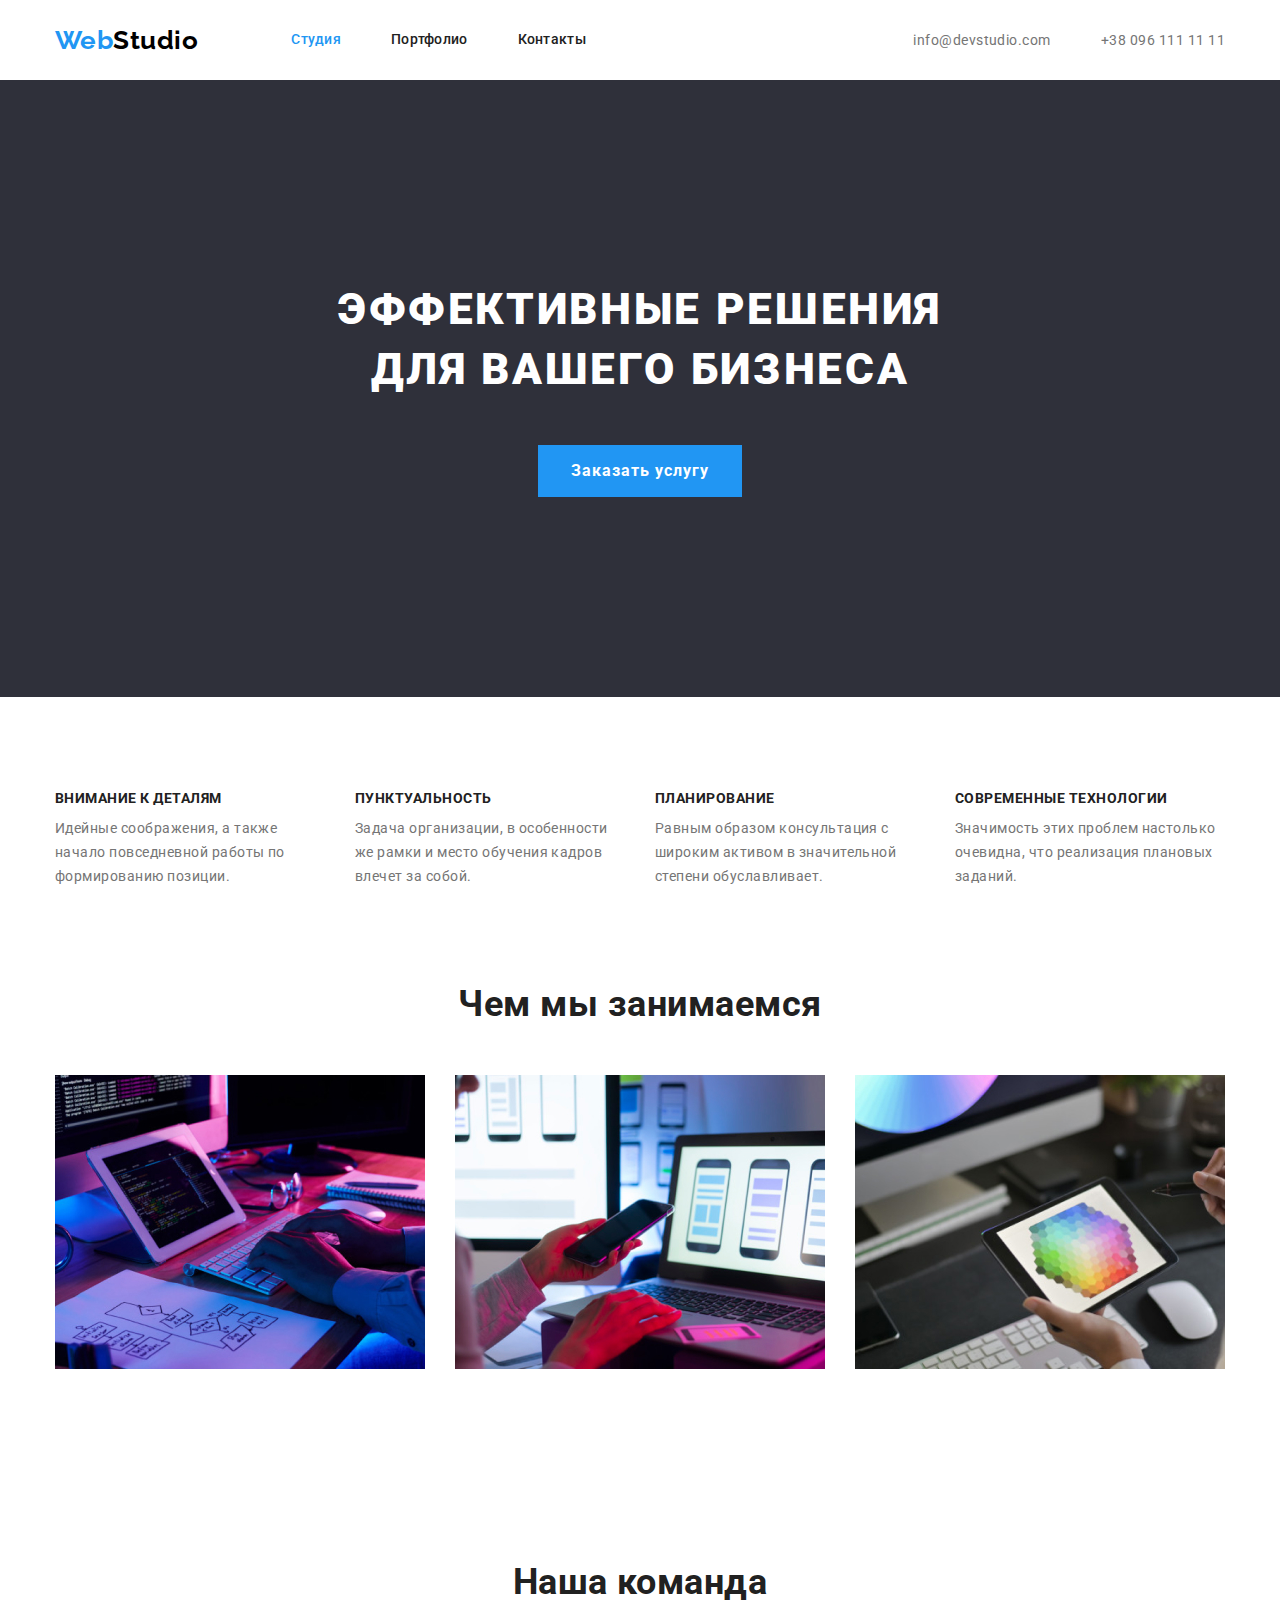
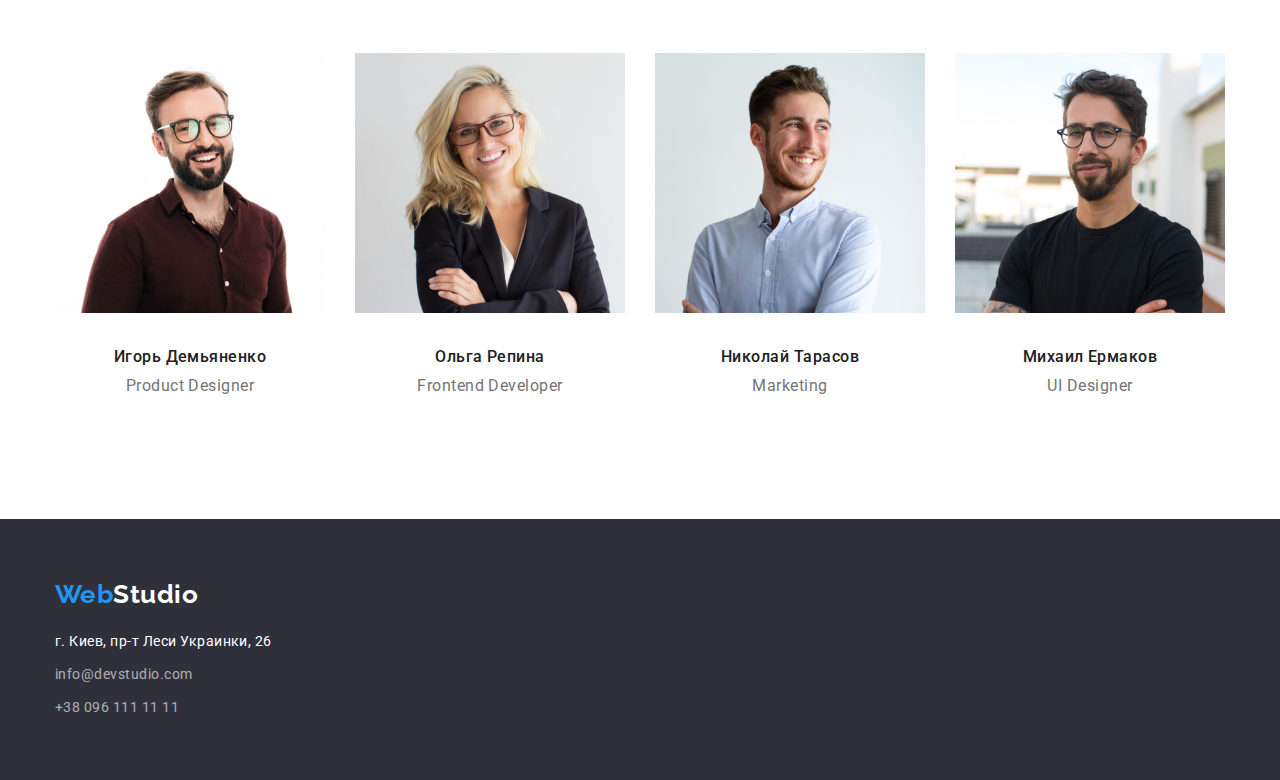
<file: index.html>
<!DOCTYPE html>
<html lang="ru">
<head>
    <meta charset="UTF-8">
    <meta name="viewport" content="width=device-width, initial-scale=1.0">
    <link rel="preconnect" href="https://fonts.gstatic.com">
    <link href="https://fonts.googleapis.com/css2?family=Raleway:wght@400;700&family=Roboto:wght@400;500;700&display=swap"
        rel="stylesheet">
    <link rel="stylesheet" href="https://cdnjs.cloudflare.com/ajax/libs/modern-normalize/1.0.0/modern-normalize.min.css"
        integrity="sha512-ISS7cAi1PEhQ8jnbJpJZMd29NlhNj4AWYyLOSp2CE/CsHxTCu+r+t0D2yoJudVrd0/8fTVPUVDzY5Tvli75u/g=="
        crossorigin="anonymous" />
    <link rel="stylesheet" href="./css/common.css">
    <link rel="stylesheet" href="./css/main.css">
    <title>WebStudio</title>
</head>
<body>
    <!-- Шапка сайта -->
    <header>
        <div class="container">
            <nav class="main-nav">
                <a href="/" class="logo"><span>Web</span>Studio</a>
                <ul class="site-nav">
                    <li class="item"><a href="./index.html" class="link current">Студия</a></li>
                    <li class="item"><a href="./portfolio.html" class="link">Портфолио</a></li>
                    <li class="item"><a href="#" class="link">Контакты</a></li>
                </ul>
                <ul class="auth-nav">
                    <li class="item"><a href="mailto:info@devstudio.com" class="link">info@devstudio.com</a></li>
                    <li class="item"><a href="tel:+380961111111" class="link">+38 096 111 11 11</a></li>
                </ul>
            </nav>
        </div>        
    </header>
    <main>
        <!-- Герой -->
        <section class="hero">
            <h1 class="hero-title">Эффективные решения <br> для вашего бизнеса</h1>
            <a href="" class="hero-link button">Заказать услугу</a>
        </section>
        <!-- Особенности работы -->
        <section class="section">
            <div class="container">
                <!-- <h2>Особенности</h2> -->
                <ul class="features">
                    <li class="item">
                        <h3 class="features-title">Внимание к деталям</h3>
                        <p class="features-text">Идейные соображения, а также начало повседневной работы по формированию позиции.</p>
                    </li>
                    <li class="item">
                        <h3 class="features-title">Пунктуальность</h3>
                        <p class="features-text">Задача организации, в особенности же рамки и место обучения кадров влечет за собой.</p>
                    </li>
                    <li class="item">
                        <h3 class="features-title">Планирование</h3>
                        <p class="features-text">Равным образом консультация с широким активом в значительной степени обуславливает.</p>
                    </li>
                    <li class="item">
                        <h3 class="features-title">Современные технологии</h3>
                        <p class="features-text">Значимость этих проблем настолько очевидна, что реализация плановых заданий.</p>
                    </li>
                </ul>
            </div>     
        </section>    
        <!-- Чем мы занимаемся -->
        <section class="section">
            <div class="container">
                <h2 class="section-title">Чем мы занимаемся</h2>
                <ul class="workes">
                    <li class="item"><img src="./images/img1.jpg" alt="Программирование" width="370" height="294"></li>
                    <li class="item"><img src="./images/img2.jpg" alt="Приложение в телефоне и рабочий интерфейс" width="370" height="294"></li>
                    <li class="item"><img src="./images/img3.jpg" alt="Цветовач палитра дизайнера" width="370" height="294"></li>
                </ul>
            </div>
        </section>
        <!-- Наша команда -->
        <section class="section">
            <div class="container">
                <h2 class="section-title teams">Наша команда</h2>
                <ul class="team">
                    <li class="item">
                        <img src="./images/foto1.jpg" alt="Игорь Демьяненко" width="270" height="260">
                        <h3 class="team-title">Игорь Демьяненко</h4>
                            <p class="team-text">Product Designer</p>
                    </li>
                    <li class="item">
                        <img src="./images/foto2.jpg" alt="Ольга Репина" width="270" height="260">
                        <h3 class="team-title">Ольга Репина</h4>
                            <p class="team-text">Frontend Developer</p>
                    </li>
                    <li class="item">
                        <img src="./images/foto3.jpg" alt="Николай Тарасов" width="270" height="260">
                        <h3 class="team-title">Николай Тарасов</h4>
                            <p class="team-text">Marketing</p>
                    </li>
                    <li class="item">
                        <img src="./images/foto4.jpg" alt="Михаил Ермаков" width="270" height="260">
                        <h3 class="team-title">Михаил Ермаков</h4>
                            <p class="team-text">UI Designer</p>
                    </li>
                </ul>
            </div>
        </section>
    </main>    
    <!-- Футер -->
    <footer class="footer">
        <div class="container">
            <a href="#" class="logo"><span>Web</span>Studio</a>
            <address>
                <ul class="contacte">
                    <li class="item"><a href="#" class="address-link">г. Киев, пр-т Леси Украинки, 26</a></li>
                    <li class="item"><a href="mailto:info@devstudio.com" class="footer-link">info@devstudio.com</a></li>
                    <li class="item"><a href="tel:+380961111111" class="footer-link">+38 096 111 11 11</a></li>
                </ul>
            </address>
        </div>
    </footer>
</body>
</html>
</file>
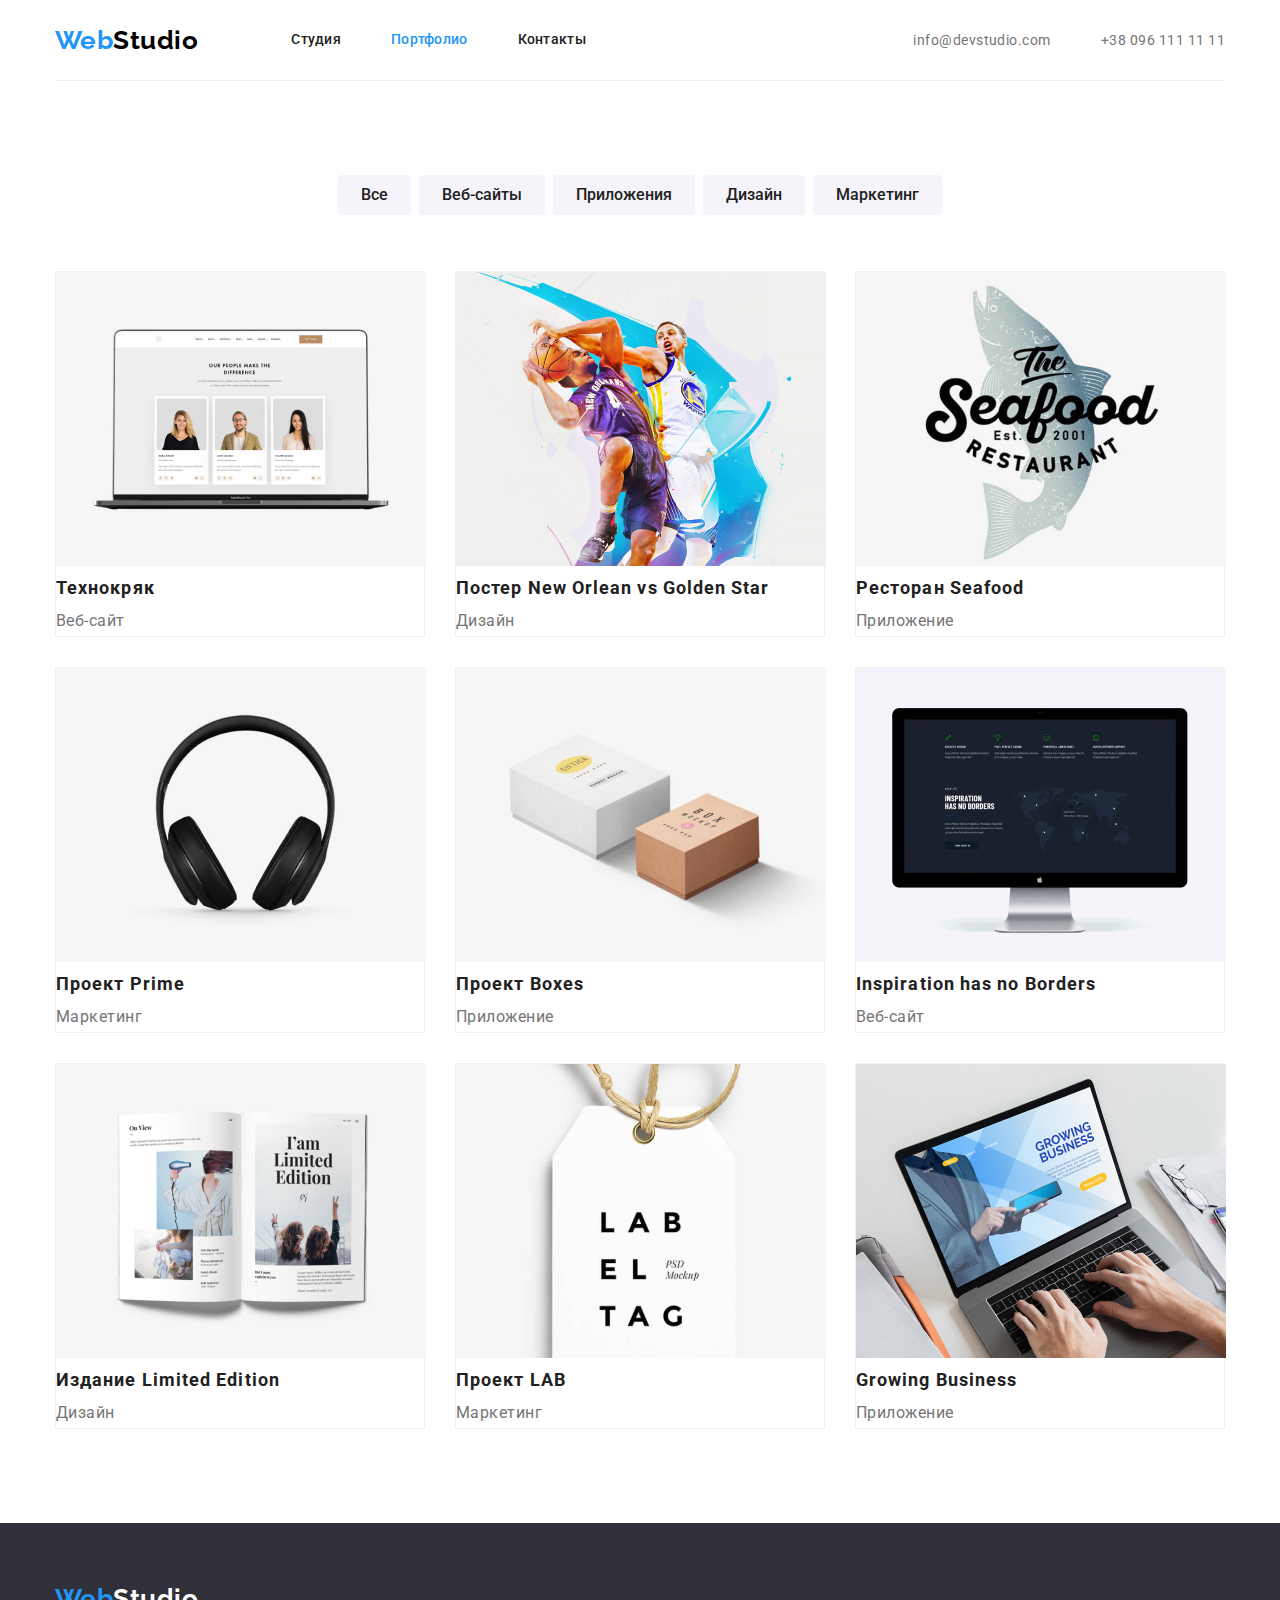
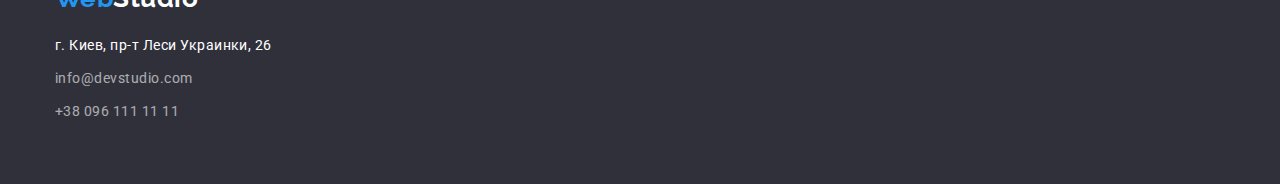
<file: portfolio.html>
<!DOCTYPE html>
<html lang="ru">
<head>
    <meta charset="UTF-8">
    <meta name="viewport" content="width=device-width, initial-scale=1.0">
    <link rel="preconnect" href="https://fonts.gstatic.com">
    <link href="https://fonts.googleapis.com/css2?family=Raleway:wght@400;700&family=Roboto:wght@400;500;700&display=swap"
        rel="stylesheet">
    <link rel="stylesheet" href="https://cdnjs.cloudflare.com/ajax/libs/modern-normalize/1.0.0/modern-normalize.min.css"
        integrity="sha512-ISS7cAi1PEhQ8jnbJpJZMd29NlhNj4AWYyLOSp2CE/CsHxTCu+r+t0D2yoJudVrd0/8fTVPUVDzY5Tvli75u/g=="
        crossorigin="anonymous" />
    <link rel="stylesheet" href="./css/common.css">
    <link rel="stylesheet" href="./css/portfolio.css">
    <title>Portfolio</title>
</head>
<body>
    <!-- Шапка сайта -->
    <header>
        <div class="container">
           <nav class="main-nav">
               <a href="/" class="logo"><span>Web</span>Studio</a>
               <ul class="site-nav">
                   <li class="item"><a href="./index.html" class="link">Студия</a></li>
                   <li class="item"><a href="./portfolio.html" class="link current">Портфолио</a></li>
                   <li class="item"><a href="#" class="link">Контакты</a></li>
               </ul>
              <ul class="auth-nav">
                   <li class="item"><a href="mailto:info@devstudio.com" class="link">info@devstudio.com</a></li>
                   <li class="item"><a href="tel:+380961111111" class="link">+38 096 111 11 11</a></li>
               </ul>
          </nav>
        </div>
    </header>
    <main>
     <!--Наши проекты -->
        <section>
            <div class="container">
                <!-- <h1>Наши проекты</h1> -->
                <ul class="buttons">
                    <li><button type="button" class="btn">Все</button></li>
                    <li><button type="button" class="btn">Веб-сайты</button></li>
                    <li><button type="button" class="btn">Приложения</button></li>
                    <li><button type="button" class="btn">Дизайн</button></li>
                    <li><button type="button" class="btn">Маркетинг</button></li>
                </ul>
                <ul class="projects">
                    <li class="card">
                        <a href="#" class="link">
                            <img src="./images/portfolio1.jpg" alt="Технокряк" width="370" height="294">
                            <h3 class="title">Технокряк</h4>
                                <p class="text">Веб-сайт</p>
                        </a>
                    </li>
                    <li class="card">
                        <a href="#" class="link">
                            <img src="./images/portfolio2.jpg" alt="Постер New Orlean vs Golden Star" width="370" height="294">
                            <h3 class="title">Постер New Orlean vs Golden Star</h4>
                                <p class="text">Дизайн</p>
                        </a>
                    </li>
                    <li class="card">
                        <a href="#" class="link">
                            <img src="./images/portfolio3.jpg" alt="Ресторан Seafood" width="370" height="294">
                            <h3 class="title">Ресторан Seafood</h4>
                                <p class="text">Приложение</p>
                        </a>
                    </li>
                    <li class="card">
                        <a href="#" class="link">
                            <img src="./images/portfolio4.jpg" alt="Проект Prime" width="370" height="294">
                            <h3 class="title">Проект Prime</h4>
                                <p class="text">Маркетинг</p>
                        </a>
                    </li>
                    <li class="card">
                        <a href="#" class="link">
                            <img src="./images/portfolio5.jpg" alt="Проект Boxes" width="370" height="294">
                            <h3 class="title">Проект Boxes</h4>
                                <p class="text">Приложение</p>
                        </a>
                    </li>
                    <li class="card">
                        <a href="#" class="link">
                            <img src="./images/portfolio6.jpg" alt="Inspiration has no Borders" width="370" height="294">
                            <h3 class="title">Inspiration has no Borders</h4>
                                <p class="text">Веб-сайт</p>
                        </a>
                    </li>
                    <li class="card">
                        <a href="#" class="link">
                            <img src="./images/portfolio7.jpg" alt="Издание Limited Edition" width="370" height="294">
                            <h3 class="title">Издание Limited Edition</h4>
                                <p class="text">Дизайн</p>
                        </a>
                    </li>
                    <li class="card">
                        <a href="#" class="link">
                            <img src="./images/portfolio8.jpg" alt="Проект LAB" width="370" height="294">
                            <h3 class="title">Проект LAB</h4>
                                <p class="text">Маркетинг</p>
                        </a>
                    </li>
                    <li class="card">
                        <a href="#" class="link">
                            <img src="./images/portfolio9.jpg" alt="Growing Business" width="370" height="294">
                            <h3 class="title">Growing Business</h4>
                                <p class="text">Приложение</p>
                        </a>
                    </li>
                </ul>
            </div>
        </section>
    </main>
    <!-- Футер -->
    <footer class="footer">
        <div class="container">
            <a href="#" class="logo"><span>Web</span>Studio</a>
            <address>
                <ul class="contacte">
                    <li class="item"><a href="#" class="address-link">г. Киев, пр-т Леси Украинки, 26</a></li>
                    <li class="item"><a href="mailto:info@devstudio.com" class="footer-link">info@devstudio.com</a></li>
                    <li class="item"><a href="tel:+380961111111" class="footer-link">+38 096 111 11 11</a></li>
                </ul>
            </address>
        </div>        
    </footer>
</body>
</html>
</file>
<file: css/common.css>
html {
  box-sizing: border-box;
}
*,
*::before,
*::after {
  box-sizing: inherit;
}

:root {
  --primary-text-color: #757575;
  --title-text-color: #212121;
  --accent-color: #2196f3;
  --logo-color: #000000;
  --primary-bg-color: #ffffff;
  --bg-color: #2f303a;
  --btn-color: #f5f4fa;
  --porfolio-card-color: #eeeeee;
}
body {
  color: var(--primary-text-color);
  background-color: var(--primary-bg-color);

  font-family: Roboto, sans-serif;
  font-style: 400;
  font-weight: 400;
  letter-spacing: 0.03em;

  margin: 0;
}
ul {
  list-style: none;

  padding: 0;
  margin: 0;
}
a {
  text-decoration: none;
}
h1,
h2,
h3,
h4,
h5,
h6,
p {
  margin-top: 0;
  margin-bottom: 0;
}
/* Логотип */
.logo {
  margin-right: 93px;

  color: var(--logo-color);

  font-family: Raleway, sans-serif;
  font-weight: 700;
  font-size: 26px;
  line-height: 1.19;
}
.logo span {
  color: var(--accent-color);
}

.container {
  width: 1200px;
  padding-right: 15px;
  padding-left: 15px;
  margin-right: auto;
  margin-left: auto;
}
/*Site nav*/
.main-nav {
  display: flex;
  align-items: center;
}
.site-nav {
  display: flex;
}
.site-nav .item:not(:last-child) {
  margin-right: 50px;
}
.site-nav .link {
  display: block;
  padding-top: 32px;
  padding-bottom: 32px;

  color: var(--title-text-color);

  font-weight: 500;
  font-size: 14px;
  line-height: 1.14;
  letter-spacing: 0.02em;
}
.site-nav .link:hover,
.site-nav .link:focus {
  color: var(--accent-color);
}
.site-nav .link.current {
  color: var(--accent-color);
}
.auth-nav {
  display: flex;
  margin-left: auto;
}
.auth-nav .item + .item {
  margin-left: 50px;
}
.auth-nav .link {
  display: block;
  padding-top: 32px;
  padding-bottom: 32px;

  color: var(--primary-text-color);

  font-size: 14px;
  line-height: 16px;
  letter-spacing: 1.14;
}
.auth-nav .link:hover,
.auth-nav .link:focus {
  color: var(--accent-color);
}
/*Footer*/
.footer .container {
  display: block;
  padding-top: 60px;
  padding-bottom: 60px;
}
.footer {
  background-color: var(--bg-color);
}
.footer a {
  margin-right: 0;
  color: var(--primary-bg-color);
}
.contacte {
  margin-top: 20px;
}
.contacte .item:not(:last-child) {
  margin-bottom: 9px;
}
.footer span {
  color: var(--accent-color);
}
.address-link {
  font-style: normal;
  font-size: 14px;
  line-height: 1.71;
}
.footer-link {
  opacity: 0.6;

  font-style: normal;
  font-size: 14px;
  line-height: 1.71;
}
</file>
<file: css/main.css>
/*цвет основного текста #757575*/
/*вторичный цвет текста #212121*/
/*акцент #2196f3*/

/*цвет фона #ffffff*/
/*вторичный цвет фона  #2f303a*/

/*Hero*/
.hero {
  background-color: var(--bg-color);
  color: var(--primary-bg-color);

  text-align: center;
}
.hero-title {
  padding-top: 200px;
  margin-bottom: 45px;

  font-weight: 900;
  font-size: 44px;
  line-height: 1.36;
  letter-spacing: 0.06em;
  text-transform: uppercase;
}
.button {
  display: inline-block;
  margin-bottom: 200px;
  padding: 10px 32px;
  min-width: 136px;

  background-color: var(--accent-color);
  border: 1px solid transparent;

  font-family: inherit;
}
.hero-link {
  color: var(--primary-bg-color);

  font-weight: 700;
  font-size: 16px;
  line-height: 1.88;
  align-items: center;
  letter-spacing: 0.06em;
}
/*Section*/
.section-title {
  margin-bottom: 50px;

  color: var(--title-text-color);

  font-weight: 700;
  font-size: 36px;
  line-height: 1.17;
  text-align: center;
}
/* Особенности работы */
.features {
  display: flex;
  margin-right: -15px;
  margin-left: -15px;
}
/* .features .item + .item {
  margin-left: 30px;
} */
.features .item {
  width: 270px;
  margin-right: 15px;
  margin-left: 15px;
}
.features-title {
  padding-top: 94px;
  margin-bottom: 10px;

  color: var(--title-text-color);
  font-weight: 700;
  font-size: 14px;
  line-height: 1.14;
  text-transform: uppercase;
}
.features-text {
  margin-bottom: 94px;

  font-size: 14px;
  line-height: 1.71;
}
/* Чем мы занимаемся */
.workes {
  display: flex;
  padding-bottom: 94px;
}
.workes .item:not(:last-of-type) {
  margin-right: 30px;
}

/* Наша команда */
.team {
  display: flex;
}
.team .item:not(:last-of-type) {
  margin-right: 30px;
}
.container > .teams {
  padding-top: 94px;
}
.team-title {
  margin-top: 30px;
  margin-bottom: 10px;

  color: var(--title-text-color);
  font-weight: 500;
  font-size: 16px;
  line-height: 1.19;
  text-align: center;
}
.team-text {
  padding-bottom: 30px;

  font-size: 16px;
  line-height: 1.19;
  text-align: center;
}
.team {
  padding-bottom: 94px;
}
</file>
<file: css/portfolio.css>
/* портфолио. Наши проекты */
.buttons {
  display: flex;
  justify-content: center;
  padding-top: 94px;
  margin-bottom: 56px;
  border-top: 1px solid #ececec;
}
.btn {
  display: inline-block;
  padding: 6px 22px;
  min-width: 73px;
  border-radius: 4px;

  color: var(--title-text-color);
  background-color: var(--btn-color);
  font-weight: 500;
  font-family: Roboto, sans-serif;
  font-size: 16px;
  line-height: 1.63;
  text-align: center;
  border: 1px solid transparent;
}
.buttons li:not(:last-child) {
  margin-right: 8px;
}
.btn:hover,
.btn:focus {
  color: var(--primary-bg-color);
  background-color: var(--accent-color);
}
.projects {
  display: flex;
  flex-wrap: wrap;
  margin: -15px;
}
.projects .card {
  width: 370px;
  margin: 15px;
  border: 1px solid var(--porfolio-card-color);
  /* flex-basis: calc(100% / 3-15px); */
}
.card .link {
  display: block;
}
/* margin-right: 30px; */

/* margin-bottom: 30px; */
/* .projects .item:nth-child(3n) {
  margin-right: 0;
}
.projects .item:nth-last-child(-n + 3) {
  margin-bottom: 0;
} */
.title {
  /* margin-top: 20px;
  margin-bottom: 4px; */

  color: var(--title-text-color);

  font-weight: 700;
  font-size: 18px;
  line-height: 2;
  letter-spacing: 0.06em;
}
.text {
  /* padding-bottom: 20px; */

  color: var(--primary-text-color);
  font-size: 16px;
  line-height: 1.88;
}
section {
  padding-bottom: 94px;
}
</file>
